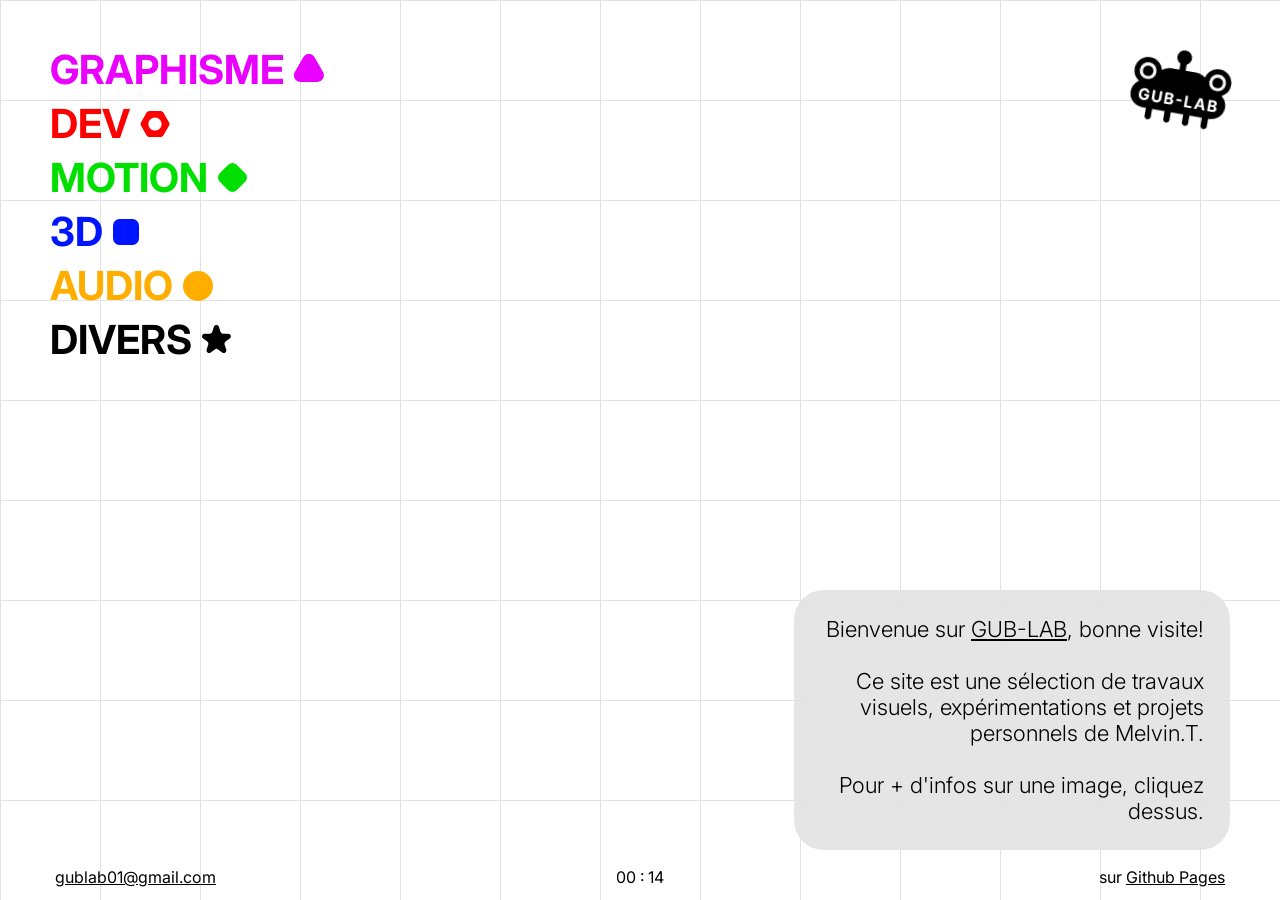
<file: index.html>
<!DOCTYPE html>
<html lang="fr">

<head>
  <meta charset="UTF-8">
  <meta name="viewport" content="width=device-width, initial-scale=1.0">
  <title>GUB-LAB</title>
  <link rel="stylesheet" href="style.css">
  <link rel="icon" type="image/png" href="images/icons/gub.svg">

  <link rel="preconnect" href="https://fonts.googleapis.com">
  <link rel="preconnect" href="https://fonts.gstatic.com" crossorigin>
  <link href="https://fonts.googleapis.com/css2?family=Inter:wght@300;700&display=swap" rel="stylesheet">

  <meta name="description"
    content="GUB-LAB est un portfolio présentant une sélection de travaux visuels, expérimentations et projets personnels.">

  <script src="grab.js" defer></script>
  <script src="heure.js" defer></script>
</head>

<body>
  <header>
    <img id="logo" class="tournable" src="images/icons/logo transparent.svg" alt="Accueil" width="67">
    <nav class="liste">
      <ul>

        <li class="violet anim-texte"><a href="graphisme.html">GRAPHISME</a><img class="tournable"
            src="images/icons/icon graphisme.svg" alt="icon graphisme">
        </li>

        <li class="rouge anim-texte">
          <a href="dev.html">DEV</a><img class="tournable" src="images/icons/icon dev.svg" alt="icon gamedev">
        </li>

        <li class="vert anim-texte"><a href="motion.html">MOTION</a><img class="tournable"
            src="images/icons/icon motion.svg" alt="icon motion">
        </li>

        <li class="bleu anim-texte"><a href="3d.html">3D</a><img class="tournable" src="images/icons/icon 3d.svg"
            alt="icon 3d">
        </li>

        <li class="orange anim-texte">
          <a href="audio.html">AUDIO</a><img class="tournable" src="images/icons/icon audio.svg" alt="icon audio">
        </li>

        <li class="noir anim-texte">
          <a href="divers.html">DIVERS</a><img class="tournable" src="images/icons/icon divers.svg" alt="icon divers">
        </li>
      </ul>
    </nav>
  </header>
  <main>

    <div class="boite-desc" contenteditable="true" spellcheck="false">
      <p id="desc">
        Bienvenue sur <u>GUB-LAB</u>, bonne visite!<br><br>
        Ce site est une sélection de travaux visuels, expérimentations et projets personnels de Melvin.T.<br><br>
        Pour + d'infos sur une image, cliquez dessus.
      </p>

    </div>
  </main>
  <footer>
    <div class="contact">
      <span><a href="mailto:gublab01@gmail.com">gublab01@gmail.com</a></span>
    </div>

    <div id="heure">
      <span id="heures">00</span>
      <span class="points">:</span>
      <span id="minutes">00</span>
    </div>

    <div class="info">
      <span>sur <a href="https://github.com/gub-lab/portfolio">Github Pages</a></span>
    </div>

  </footer>

</body>

</html>
</file>
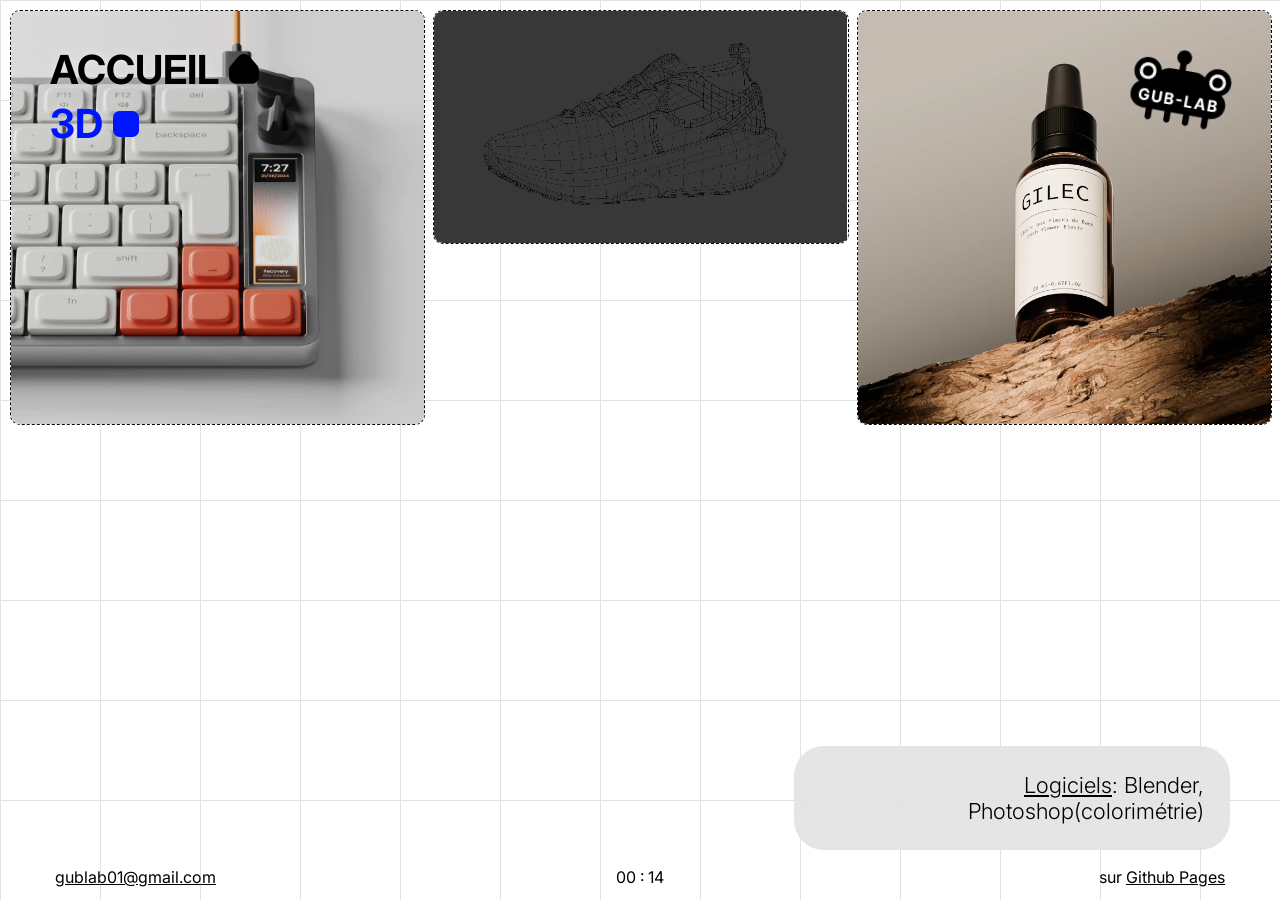
<file: 3d.html>
<!DOCTYPE html>
<html lang="fr">

<head>
  <meta charset="UTF-8">
  <meta name="viewport" content="width=device-width, initial-scale=1.0">
  <title>GUB-LAB</title>
  <link rel="stylesheet" href="style.css">
  <link rel="icon" type="image/png" href="images/icons/gub.svg">

  <link rel="preconnect" href="https://fonts.googleapis.com">
  <link rel="preconnect" href="https://fonts.gstatic.com" crossorigin>
  <link href="https://fonts.googleapis.com/css2?family=Inter:wght@300;700&display=swap" rel="stylesheet">

  <meta name="description"
    content="GUB-LAB est un portfolio artistique présentant une sélection de travaux visuels, expérimentations et projets personnels.">

  <script src="grab.js" defer></script>
  <script src="heure.js" defer></script>
</head>

<body>
  <header>
    <img id="logo" class="tournable" src="images/icons/logo transparent.svg" alt="Accueil" width="67">
    <nav class="liste">
      <ul>
        <li class="noir anim-texte"><a href="/">ACCUEIL</a><img class="tournable"
            src="images/icons/icon accueil.svg" alt="icon accueil">
        </li>
        <li class="bleu anim-texte"><a href="3d.html">3D</a><img class="tournable"
            src="images/icons/icon 3d.svg" alt="icon 3d">
        </li>
      </ul>
    </nav>
  </header>
  <main>
    <div class="galerie">
      <a href="3d/knob.html"><img src="images/knobzoom.webp" alt="projet knob" fetchpriority=high></a>
      <video src="images/mode-nike.webm" autoplay muted loop playsinline></video>
      <a href="3d/gilec.html"><img src="images/gilec1.webp" alt="projet cosmetique gilec"></a>
    </div>
    <div class="boite-desc" contenteditable="true" spellcheck="false">
      <p id="desc">
        <u>Logiciels</u>: Blender, Photoshop(colorimétrie)
      </p>

    </div>


  </main>
  <footer>
    <div class="espace"></div>
    <div class="contact">
      <span><a href="mailto:gublab01@gmail.com">gublab01@gmail.com</a></span>
    </div>

    <div id="heure">
      <span id="heures">00</span>
      <span class="points">:</span>
      <span id="minutes">00</span>
    </div>

    <div class="info">
      <span>sur <a href="https://github.com/gub-lab/portfolio">Github Pages</a></span>
    </div>

  </footer>

</body>

</html>
</file>
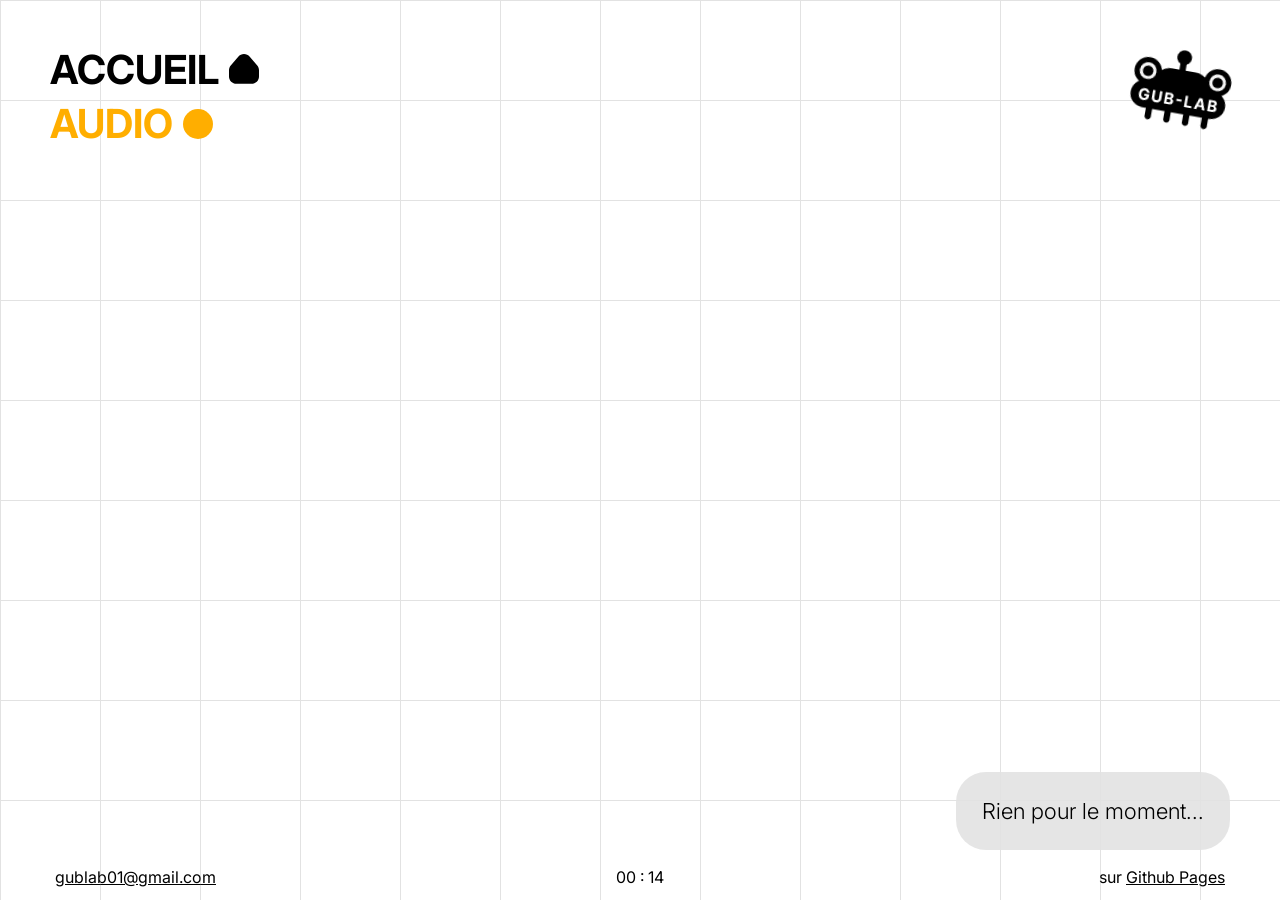
<file: audio.html>
<!DOCTYPE html>
<html lang="fr">

<head>
  <meta charset="UTF-8">
  <meta name="viewport" content="width=device-width, initial-scale=1.0">
  <title>GUB-LAB</title>
  <link rel="stylesheet" href="style.css">
  <link rel="icon" type="image/png" href="images/icons/gub.svg">

  <link rel="preconnect" href="https://fonts.googleapis.com">
  <link rel="preconnect" href="https://fonts.gstatic.com" crossorigin>
  <link href="https://fonts.googleapis.com/css2?family=Inter:wght@300;700&display=swap" rel="stylesheet">

  <meta name="description"
    content="GUB-LAB est un portfolio artistique présentant une sélection de travaux visuels, expérimentations et projets personnels.">

  <script src="grab.js" defer></script>
  <script src="heure.js" defer></script>
</head>

<body>
  <header>
    <img id="logo" class="tournable" src="images/icons/logo transparent.svg" alt="Accueil" width="67">
    <nav class="liste">
      <ul>
        <li class="noir anim-texte"><a href="/">ACCUEIL</a><img class="tournable"
            src="images/icons/icon accueil.svg" alt="icon accueil">
        </li>
        <li class="orange anim-texte">AUDIO<img class="tournable"
            src="images/icons/icon audio.svg" alt="icon audio">
        </li>
      </ul>
    </nav>
  </header>
  <main>
    

    <div class="boite-desc" contenteditable="true" spellcheck="false">
      <p id="desc">
        Rien pour le moment...
      </p>

    </div>


  </main>
  <footer>

    <div class="contact">
      <span><a href="mailto:gublab01@gmail.com">gublab01@gmail.com</a></span>
    </div>

    <div id="heure">
      <span id="heures">00</span>
      <span class="points">:</span>
      <span id="minutes">00</span>
    </div>

    <div class="info">
      <span>sur <a href="https://github.com/gub-lab/portfolio">Github Pages</a></span>
    </div>

  </footer>

</body>

</html>
</file>
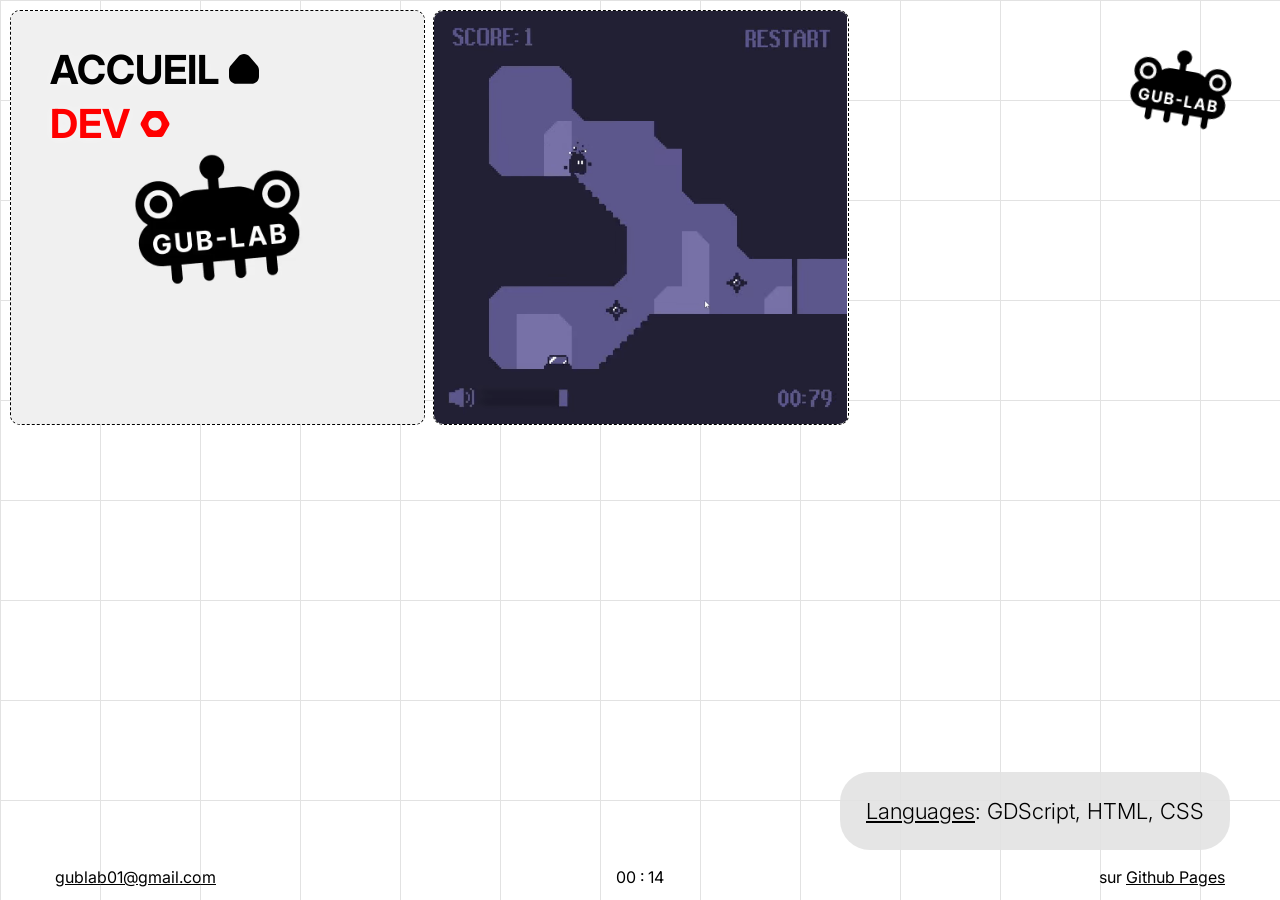
<file: dev.html>
<!DOCTYPE html>
<html lang="fr">

<head>
  <meta charset="UTF-8">
  <meta name="viewport" content="width=device-width, initial-scale=1.0">
  <title>GUB-LAB</title>
  <link rel="stylesheet" href="style.css">
  <link rel="icon" type="image/png" href="images/icons/gub.svg">

  <link rel="preconnect" href="https://fonts.googleapis.com">
  <link rel="preconnect" href="https://fonts.gstatic.com" crossorigin>
  <link href="https://fonts.googleapis.com/css2?family=Inter:wght@300;700&display=swap" rel="stylesheet">

  <meta name="description"
    content="GUB-LAB est un portfolio artistique présentant une sélection de travaux visuels, expérimentations et projets personnels.">

  <script src="grab.js" defer></script>
  <script src="heure.js" defer></script>
</head>

<body>
  <header>
    <img id="logo" class="tournable" src="images/icons/logo transparent.svg" alt="Accueil" width="67">
    <nav class="liste">
      <ul>
        <li class="noir anim-texte"><a href="/">ACCUEIL</a><img class="tournable" src="images/icons/icon accueil.svg"
            alt="icon accueil">
        </li>
        <li class="rouge anim-texte"><a href="dev.html">DEV</a><img class="tournable" src="images/icons/icon dev.svg"
            alt="icon gamedev">
        </li>
      </ul>
    </nav>
  </header>
  <main>
    <div class="galerie">
      <a href="https://github.com/gub-lab/portfolio"><img src="images/site.webp" alt="Image site gub-lab" fetchpriority=high></a>
      <a href="https://gub-lab.itch.io/gub"><video src="images/gub.webm" autoplay muted loop playsinline alt="Video demo jeu gub"></a>
    </div>

    <div class="boite-desc" spellcheck="false">
      <p id="desc">
        <u>Languages</u>: GDScript, HTML, CSS
      </p>

    </div>


  </main>
  <footer>
    <div class="espace"></div>
    <div class="contact">
      <span><a href="mailto:gublab01@gmail.com">gublab01@gmail.com</a></span>
    </div>

    <div id="heure">
      <span id="heures">00</span>
      <span class="points">:</span>
      <span id="minutes">00</span>
    </div>

    <div class="info">
      <span>sur <a href="https://github.com/gub-lab/portfolio">Github Pages</a></span>
    </div>

  </footer>

</body>

</html>
</file>
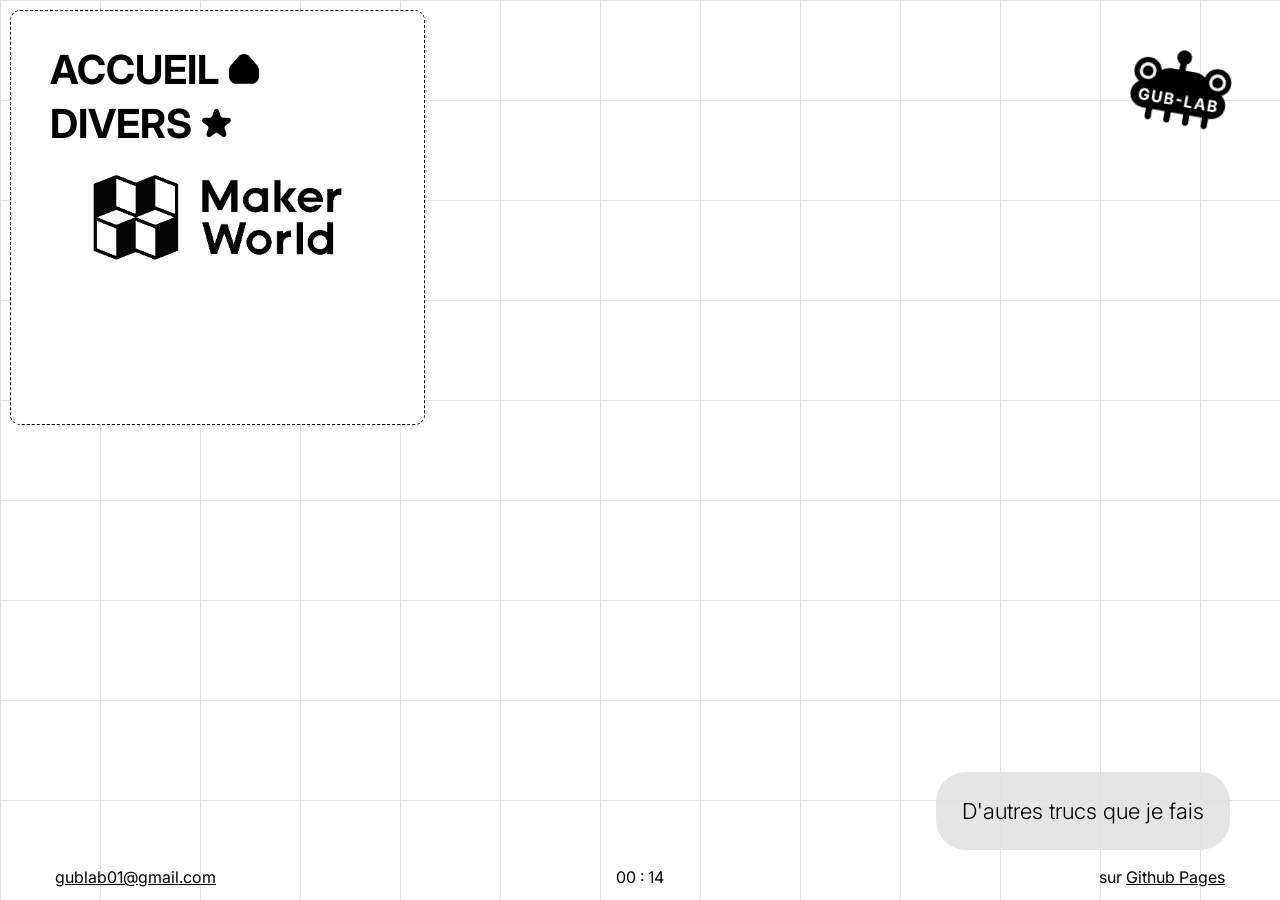
<file: divers.html>
<!DOCTYPE html>
<html lang="fr">

<head>
  <meta charset="UTF-8">
  <meta name="viewport" content="width=device-width, initial-scale=1.0">
  <title>GUB-LAB</title>
  <link rel="stylesheet" href="style.css">
  <link rel="icon" type="image/png" href="images/icons/gub.svg">

  <link rel="preconnect" href="https://fonts.googleapis.com">
  <link rel="preconnect" href="https://fonts.gstatic.com" crossorigin>
  <link href="https://fonts.googleapis.com/css2?family=Inter:wght@300;700&display=swap" rel="stylesheet">

  <meta name="description"
    content="GUB-LAB est un portfolio artistique présentant une sélection de travaux visuels, expérimentations et projets personnels.">

  <script src="grab.js" defer></script>
  <script src="heure.js" defer></script>
</head>

<body>
  <header>
    <img id="logo" class="tournable" src="images/icons/logo transparent.svg" alt="Accueil" width="67">
    <nav class="liste">
      <ul>
        <li class="noir anim-texte"><a href="/">ACCUEIL</a><img class="tournable"
            src="images/icons/icon accueil.svg" alt="icon accueil">
        </li>
        <li class="noir anim-texte">DIVERS<img class="tournable"
            src="images/icons/icon divers.svg" alt="icon divers">
        </li>
      </ul>
    </nav>
  </header>
  <main>
    <div class="galerie">
      <a href="https://makerworld.com/en/@melvion"><img src="images/makerworld.webp" alt="Image lien makerworld" fetchpriority=high></a>
    </div>

    <div class="boite-desc" spellcheck="false">
      <p id="desc">
        D'autres trucs que je fais
      </p>

    </div>


  </main>
  <footer>
    <div class="espace"></div>
    <div class="contact">
      <span><a href="mailto:gublab01@gmail.com">gublab01@gmail.com</a></span>
    </div>

    <div id="heure">
      <span id="heures">00</span>
      <span class="points">:</span>
      <span id="minutes">00</span>
    </div>

    <div class="info">
      <span>sur <a href="https://github.com/gub-lab/portfolio">Github Pages</a></span>
    </div>

  </footer>

</body>

</html>
</file>
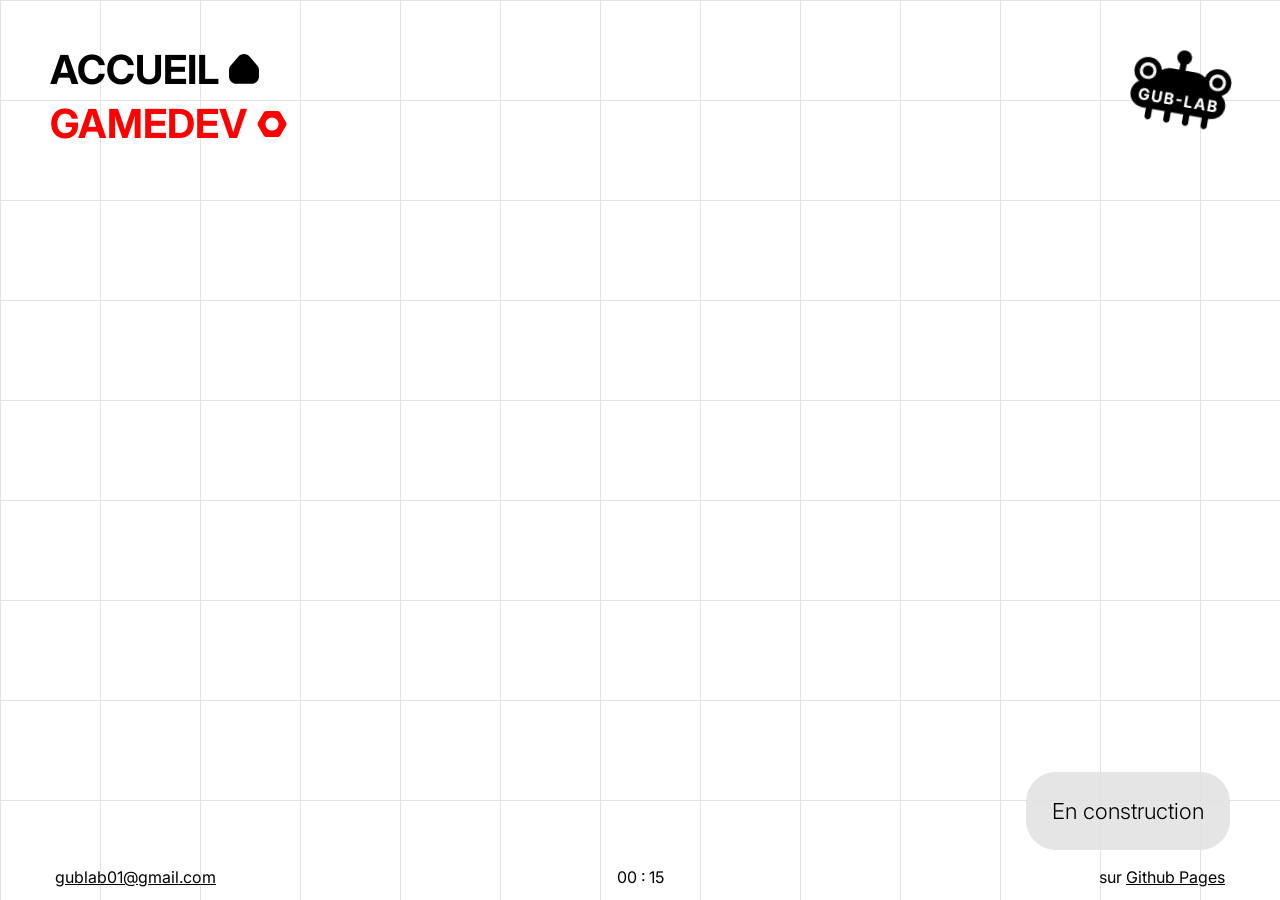
<file: gamedev.html>
<!DOCTYPE html>
<html lang="fr">

<head>
  <meta charset="UTF-8">
  <meta name="viewport" content="width=device-width, initial-scale=1.0">
  <title>GUB-LAB</title>
  <link rel="stylesheet" href="style.css">
  <link rel="icon" type="image/png" href="images/icons/gub.svg">

  <link rel="preconnect" href="https://fonts.googleapis.com">
  <link rel="preconnect" href="https://fonts.gstatic.com" crossorigin>
  <link href="https://fonts.googleapis.com/css2?family=Inter:wght@300;700&display=swap" rel="stylesheet">

  <meta name="description"
    content="GUB-LAB est un portfolio artistique présentant une sélection de travaux visuels, expérimentations et projets personnels.">

  <script src="grab.js" defer></script>
  <script src="heure.js" defer></script>
</head>

<body>
  <header>
    <img id="logo" class="tournable" src="images/icons/logo transparent.svg" alt="Accueil" width="67">
    <nav class="liste">
      <ul>
        <li class="noir anim-texte"><a href="/">ACCUEIL</a><img class="tournable" src="images/icons/icon accueil.svg"
            alt="icon accueil">
        </li>
        <li class="rouge anim-texte"><a href="gamedev.html">GAMEDEV</a><img class="tournable" src="images/icons/icon gamedev.svg"
            alt="icon gamedev">
        </li>
      </ul>
    </nav>
  </header>
  <main>
    

    <div class="boite-desc" contenteditable="true" spellcheck="false">
      <p id="desc">
        En construction
      </p>

    </div>


  </main>
  <footer>

    <div class="contact">
      <span><a href="mailto:gublab01@gmail.com">gublab01@gmail.com</a></span>
    </div>

    <div id="heure">
      <span id="heures">00</span>
      <span class="points">:</span>
      <span id="minutes">00</span>
    </div>

    <div class="info">
      <span>sur <a href="https://github.com/gub-lab/portfolio">Github Pages</a></span>
    </div>

  </footer>

</body>

</html>
</file>
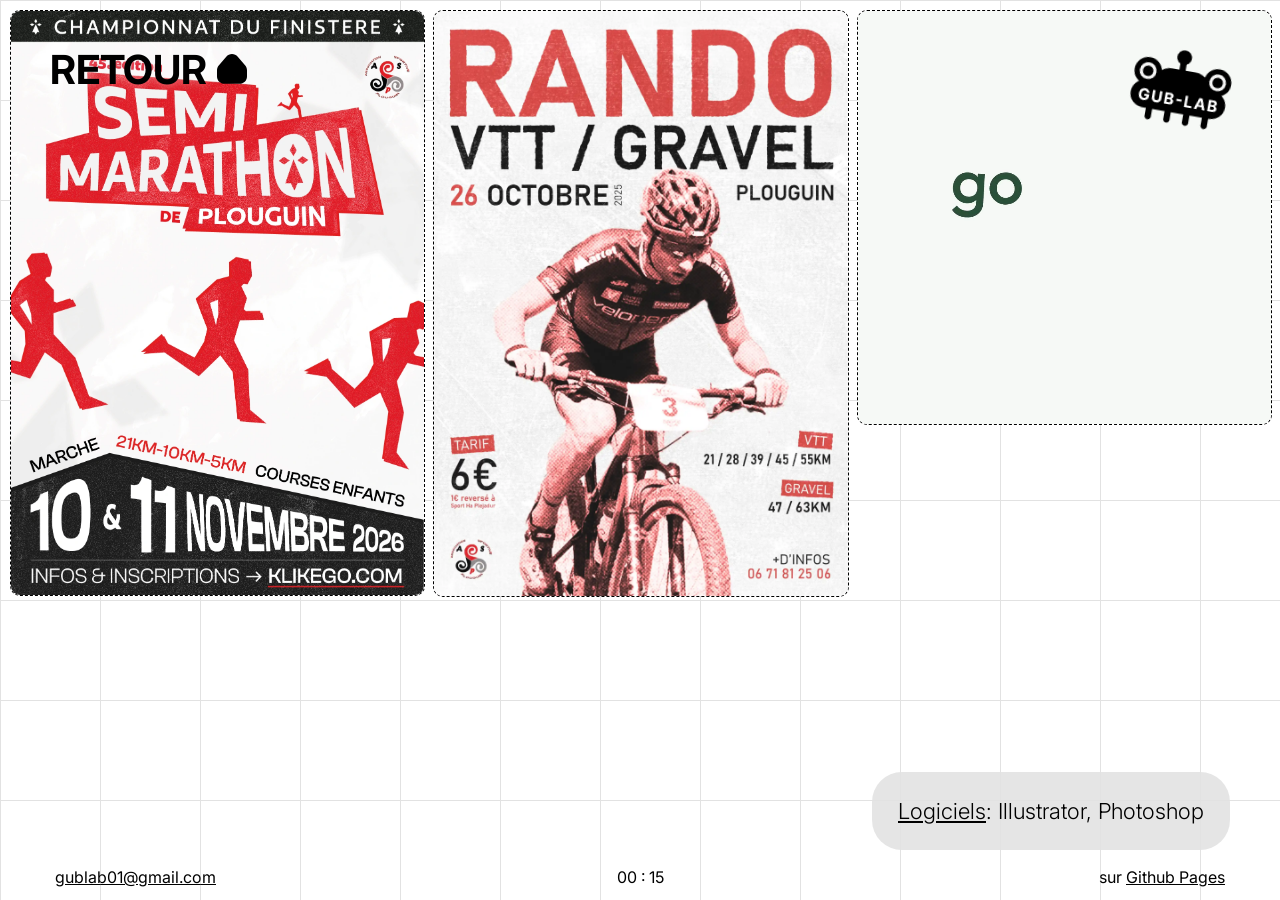
<file: graphisme.html>
<!DOCTYPE html>
<html lang="fr">

<head>
  <meta charset="UTF-8">
  <meta name="viewport" content="width=device-width, initial-scale=1.0">
  <title>GUB-LAB</title>
  <link rel="stylesheet" href="style.css">
  <link rel="icon" type="image/png" href="images/icons/gub.svg">

  <link rel="preconnect" href="https://fonts.googleapis.com">
  <link rel="preconnect" href="https://fonts.gstatic.com" crossorigin>
  <link href="https://fonts.googleapis.com/css2?family=Inter:wght@300;700&display=swap" rel="stylesheet">

  <meta name="description"
    content="GUB-LAB est un portfolio présentant une sélection de travaux visuels, expérimentations et projets personnels.">

  <script src="grab.js" defer></script>
  <script src="heure.js" defer></script>
</head>

<body>
  <header>
    <img id="logo" class="tournable" src="images/icons/logo transparent.svg" alt="Accueil" width="67">
    <nav class="liste">
      <ul>
        <li class="noir anim-texte"><a href="/">RETOUR</a><img class="tournable" src="images/icons/icon accueil.svg"
            alt="icon accueil">
        </li>

      </ul>
    </nav>
  </header>
  <main>
    <div class="galerie">
      <a href="graphisme/semi-marathon-de-plouguin.html"><img src="images/affiche-semi.webp" alt="Affiche semi marathon" fetchpriority=high></a>
      <img src="images/affiche-rando.webp" alt="Affiche rando vtt">
      <a href="graphisme/gobelin-gobelin.html"><video src="images/gobelin.webm" autoplay muted loop playsinline></video></a>
    </div>

    <div class="boite-desc" contenteditable="true" spellcheck="false">
      <p>
        <u>Logiciels</u>: Illustrator, Photoshop
      </p>

    </div>


  </main>
  
  <footer>
    <div class="espace"></div>
    <div class="contact">
      <span><a href="mailto:gublab01@gmail.com">gublab01@gmail.com</a></span>
    </div>

    <div id="heure">
      <span id="heures">00</span>
      <span class="points">:</span>
      <span id="minutes">00</span>
    </div>

    <div class="info">
      <span>sur <a href="https://github.com/gub-lab/portfolio">Github Pages</a></span>
    </div>

  </footer>

</body>

</html>
</file>
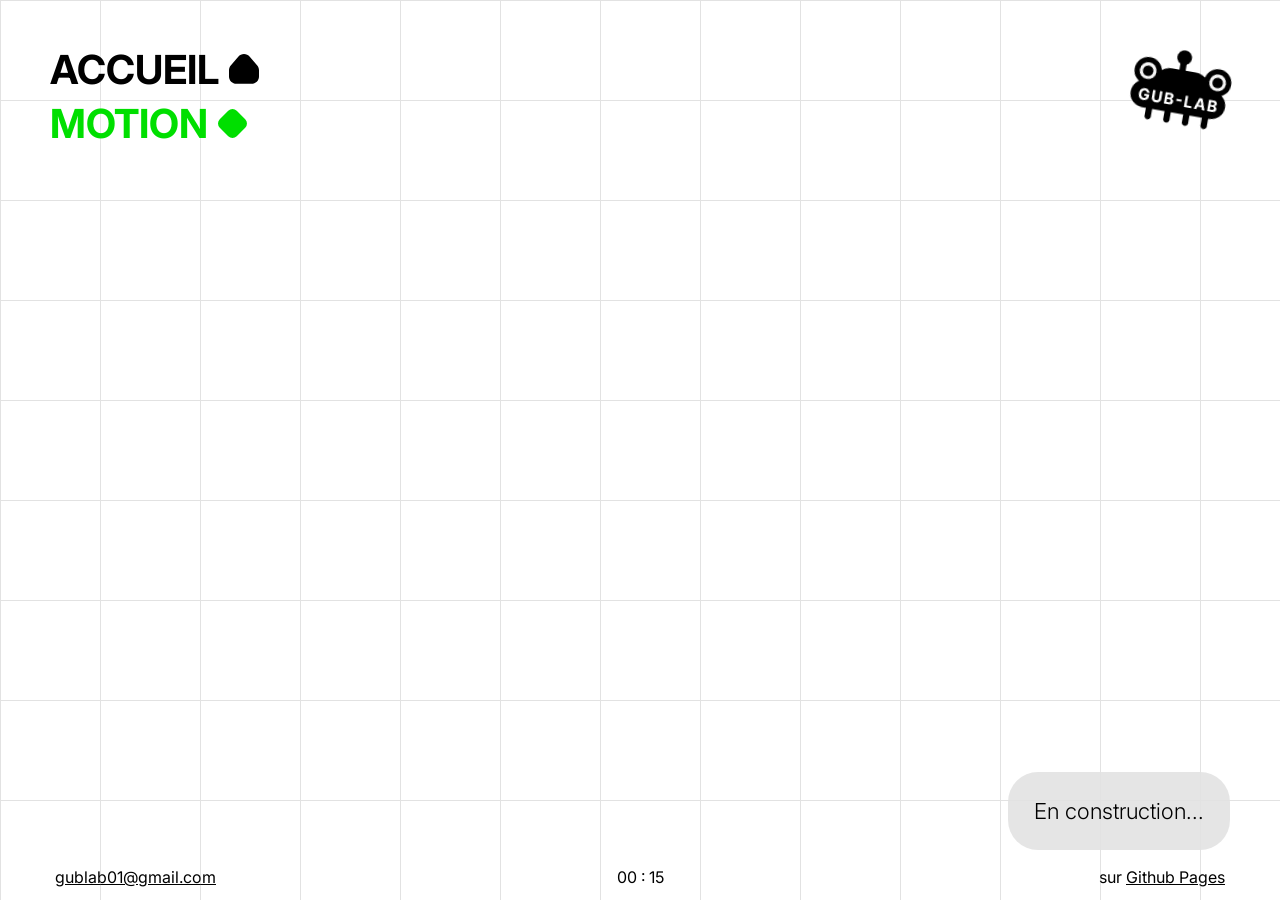
<file: motion.html>
<!DOCTYPE html>
<html lang="fr">

<head>
  <meta charset="UTF-8">
  <meta name="viewport" content="width=device-width, initial-scale=1.0">
  <title>GUB-LAB</title>
  <link rel="stylesheet" href="style.css">
  <link rel="icon" type="image/png" href="images/icons/gub.svg">

  <link rel="preconnect" href="https://fonts.googleapis.com">
  <link rel="preconnect" href="https://fonts.gstatic.com" crossorigin>
  <link href="https://fonts.googleapis.com/css2?family=Inter:wght@300;700&display=swap" rel="stylesheet">

  <meta name="description"
    content="GUB-LAB est un portfolio artistique présentant une sélection de travaux visuels, expérimentations et projets personnels.">

  <script src="grab.js" defer></script>
  <script src="heure.js" defer></script>
</head>

<body>
  <header>
    <img id="logo" class="tournable" src="images/icons/logo transparent.svg" alt="Accueil" width="67">
    <nav class="liste">
      <ul>
        <li class="noir anim-texte"><a href="/">ACCUEIL</a><img class="tournable"
            src="images/icons/icon accueil.svg" alt="icon accueil">
        </li>
        <li class="vert anim-texte"><a href="3d.html">MOTION</a><img class="tournable"
            src="images/icons/icon motion.svg" alt="icon motion">
        </li>
      </ul>
    </nav>
  </header>
  <main>
    

    <div class="boite-desc" contenteditable="true" spellcheck="false">
      <p id="desc">
        En construction...
      </p>

    </div>


  </main>
  <footer>
    <div class="espace"></div>
    <div class="contact">
      <span><a href="mailto:gublab01@gmail.com">gublab01@gmail.com</a></span>
    </div>

    <div id="heure">
      <span id="heures">00</span>
      <span class="points">:</span>
      <span id="minutes">00</span>
    </div>

    <div class="info">
      <span>sur <a href="https://github.com/gub-lab/portfolio">Github Pages</a></span>
    </div>

  </footer>

</body>

</html>
</file>
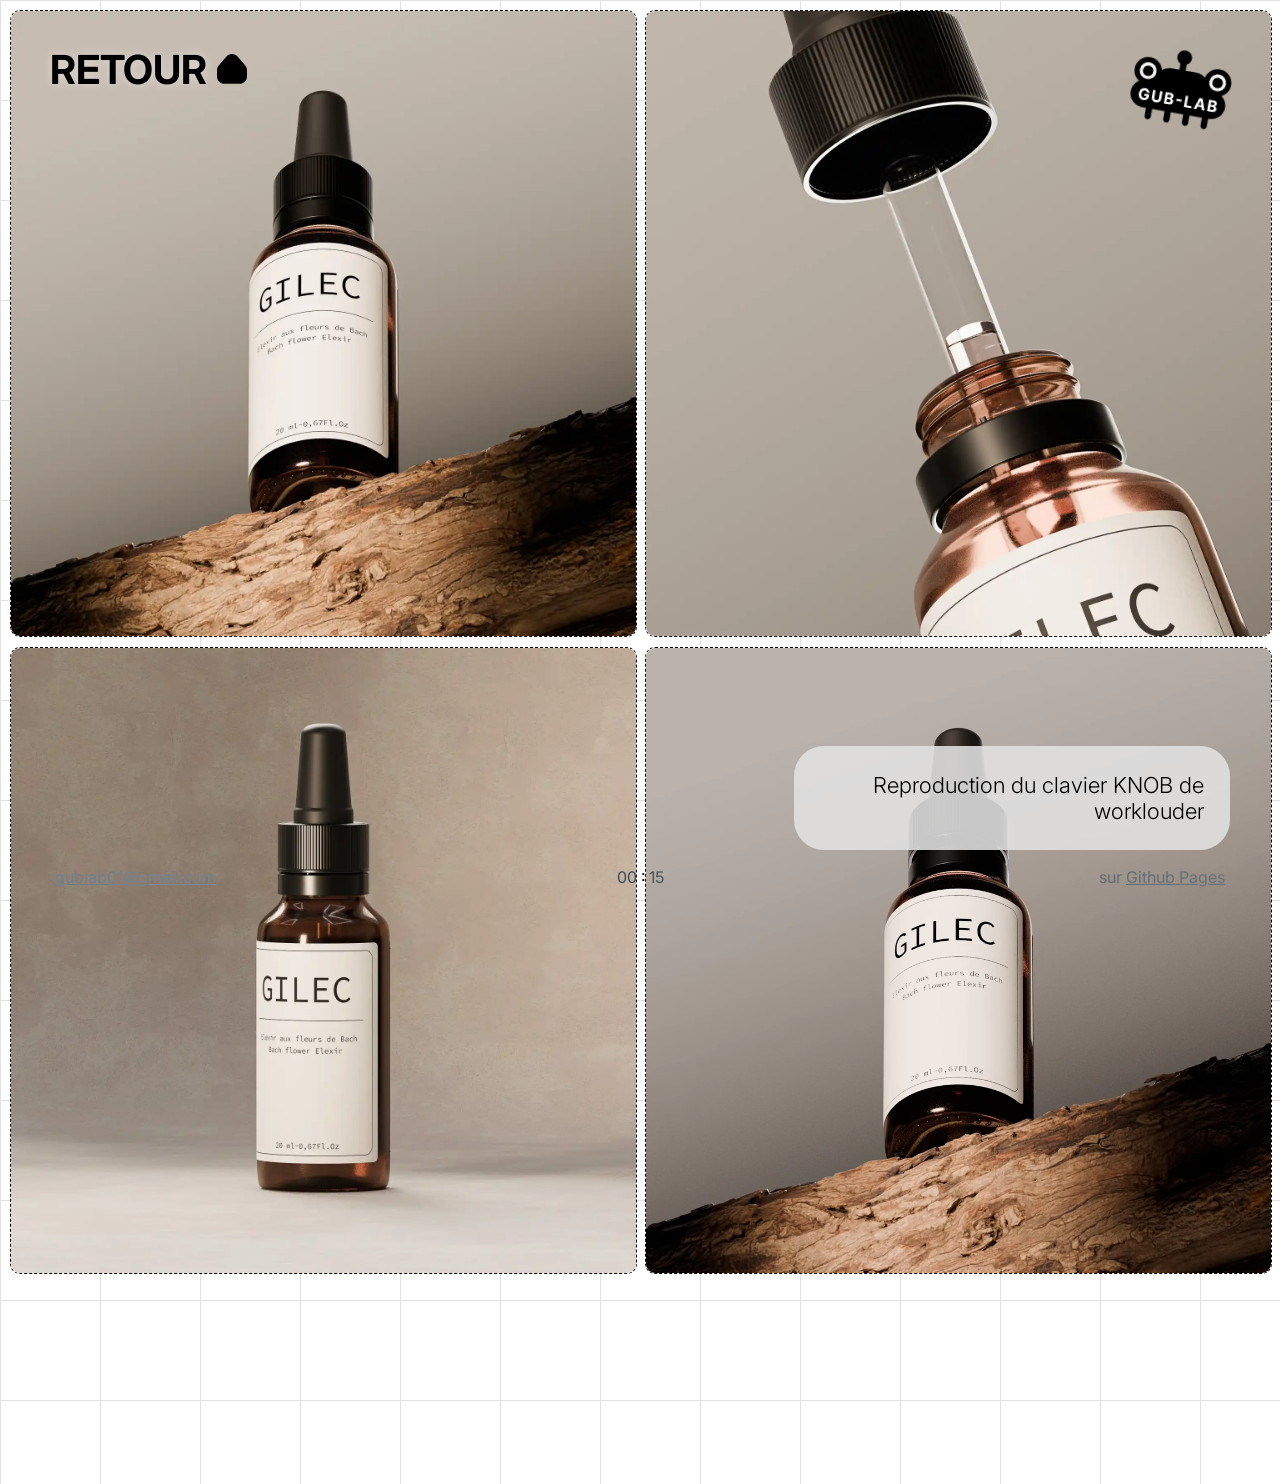
<file: 3d/gilec.html>
<!DOCTYPE html>
<html lang="fr">

<head>
  <meta charset="UTF-8">
  <meta name="viewport" content="width=device-width, initial-scale=1.0">
  <title>GUB-LAB</title>
  <link rel="stylesheet" href="../style.css">
  <link rel="icon" type="image/png" href="../images/icons/gub.svg">
  <link rel="preconnect" href="https://fonts.googleapis.com">
  <link rel="preconnect" href="https://fonts.gstatic.com" crossorigin>
  <link href="https://fonts.googleapis.com/css2?family=Inter:wght@300;700&display=swap" rel="stylesheet">

  <meta name="description"
    content="GUB-LAB est un portfolio présentant une sélection de travaux visuels, expérimentations et projets personnels.">

  <script src="../grab.js" defer></script>
  <script src="../heure.js" defer></script>
</head>

<body>
  <header>
    <img id="logo" class="tournable" src="../images/icons/logo transparent.svg" alt="Accueil" width="67">
    <nav class="liste">
      <ul>
        <li class="noir anim-texte"><a href="../3d.html">RETOUR</a><img class="tournable"
            src="../images/icons/icon accueil.svg" alt="icon accueil">
        </li>
      </ul>
    </nav>
  </header>
  <main>
    <div class="galerie2">
      <img src="../images/gilec1.webp" alt="image cosmetique 1">
      <img src="../images/gilec2.webp" alt="image cosmetique 2">
      <img src="../images/gilec3.webp" alt="image cosmetique 3">
      <video src="../images/video-gilec.webm" autoplay muted loop playsinline alt="video cosmetique"></video>
    </div>
    
    
    

    <div class="boite-desc" contenteditable="true" spellcheck="false">
      <p>
        Reproduction du clavier KNOB de worklouder
      </p>

    </div>


  </main>
  <footer>
    <div class="espace"></div>
    <div class="contact">
      <span><a href="mailto:gublab01@gmail.com">gublab01@gmail.com</a></span>
    </div>

    <div id="heure">
      <span id="heures">00</span>
      <span class="points">:</span>
      <span id="minutes">00</span>
    </div>

    <div class="info">
      <span>sur <a href="https://github.com/gub-lab/portfolio">Github Pages</a></span>
    </div>

  </footer>

</body>

</html>
</file>
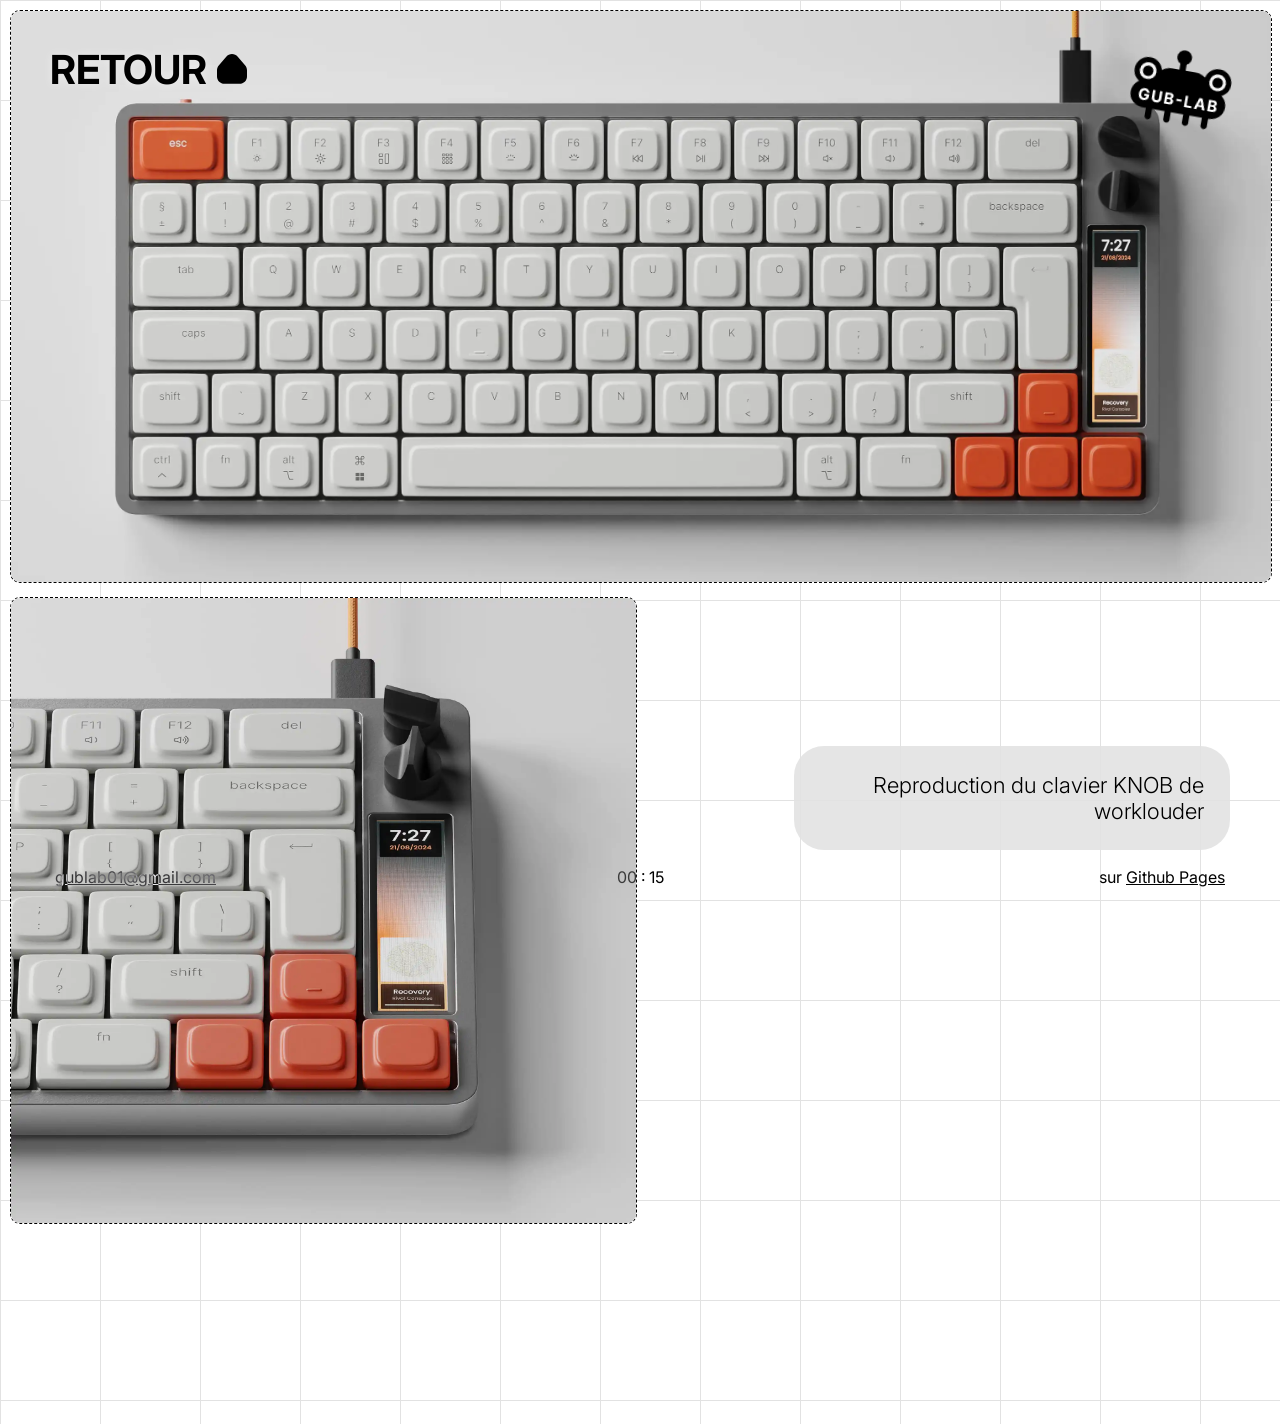
<file: 3d/knob.html>
<!DOCTYPE html>
<html lang="fr">

<head>
  <meta charset="UTF-8">
  <meta name="viewport" content="width=device-width, initial-scale=1.0">
  <title>GUB-LAB</title>
  <link rel="stylesheet" href="../style.css">
  <link rel="icon" type="image/png" href="../images/icons/gub.svg">
  <link rel="preconnect" href="https://fonts.googleapis.com">
  <link rel="preconnect" href="https://fonts.gstatic.com" crossorigin>
  <link href="https://fonts.googleapis.com/css2?family=Inter:wght@300;700&display=swap" rel="stylesheet">

  <meta name="description"
    content="GUB-LAB est un portfolio présentant une sélection de travaux visuels, expérimentations et projets personnels.">

  <script src="../grab.js" defer></script>
  <script src="../heure.js" defer></script>
</head>

<body>
  <header>
    <img id="logo" class="tournable" src="../images/icons/logo transparent.svg" alt="Accueil" width="67">
    <nav class="liste">
      <ul>
        <li class="noir anim-texte"><a href="../3d.html">RETOUR</a><img class="tournable"
            src="../images/icons/icon accueil.svg" alt="icon accueil">
        </li>
      </ul>
    </nav>
  </header>
  <main>
    <div class="img-wide">
      <img src="../images/wide-knob.webp" alt="image knob large">
    </div>
    <div class="galerie2">
      <img src="../images/knobzoom.webp" alt="image knob">
    </div>
    
    
    

    <div class="boite-desc" contenteditable="true" spellcheck="false">
      <p>
        Reproduction du clavier KNOB de worklouder
      </p>

    </div>


  </main>
  <footer>
    <div class="espace"></div>
    <div class="contact">
      <span><a href="mailto:gublab01@gmail.com">gublab01@gmail.com</a></span>
    </div>

    <div id="heure">
      <span id="heures">00</span>
      <span class="points">:</span>
      <span id="minutes">00</span>
    </div>

    <div class="info">
      <span>sur <a href="https://github.com/gub-lab/portfolio">Github Pages</a></span>
    </div>

  </footer>

</body>

</html>
</file>
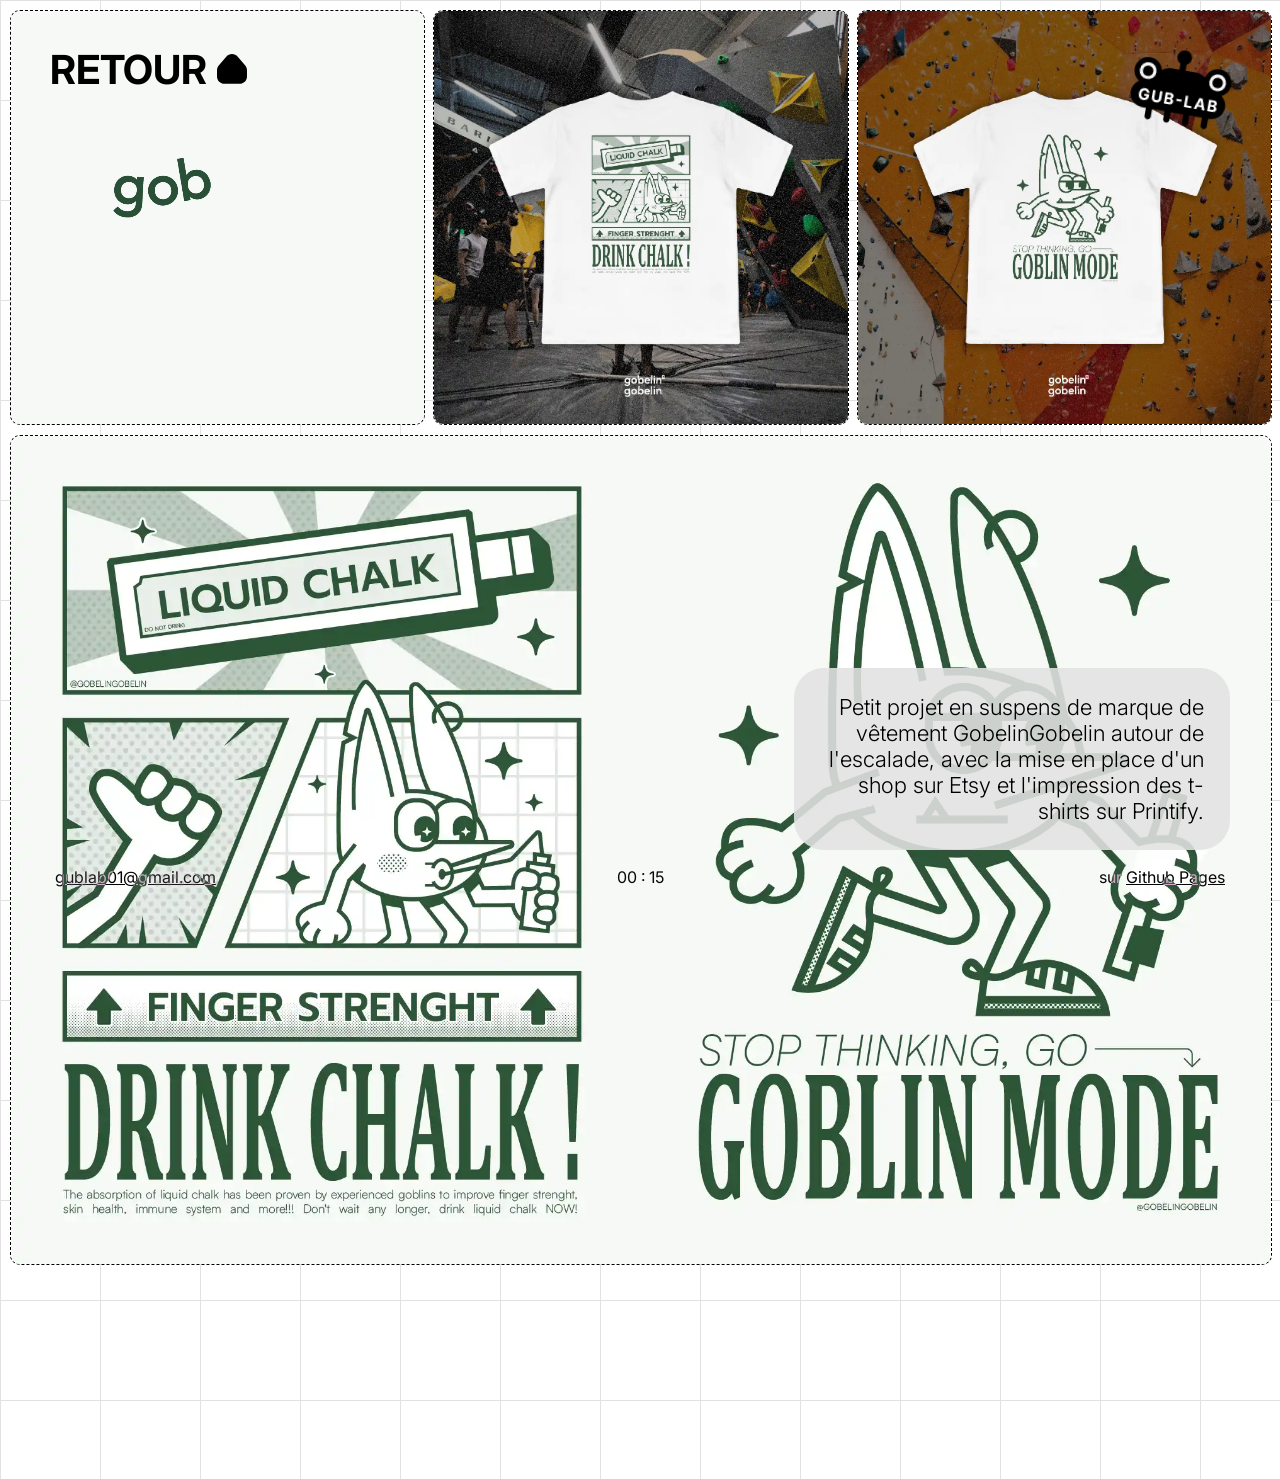
<file: graphisme/gobelin-gobelin.html>
<!DOCTYPE html>
<html lang="fr">

<head>
  <meta charset="UTF-8">
  <meta name="viewport" content="width=device-width, initial-scale=1.0">
  <title>GUB-LAB</title>
  <link rel="stylesheet" href="../style.css">
  <link rel="icon" type="image/png" href="../images/icons/gub.svg">
  <link rel="preconnect" href="https://fonts.googleapis.com">
  <link rel="preconnect" href="https://fonts.gstatic.com" crossorigin>
  <link href="https://fonts.googleapis.com/css2?family=Inter:wght@300;700&display=swap" rel="stylesheet">

  <meta name="description"
    content="GUB-LAB est un portfolio présentant une sélection de travaux visuels, expérimentations et projets personnels.">

  <script src="../grab.js" defer></script>
  <script src="../heure.js" defer></script>
</head>

<body>
  <header>
    <img id="logo" class="tournable" src="../images/icons/logo transparent.svg" alt="Accueil" width="67">
    <nav class="liste">
      <ul>
        <li class="noir anim-texte"><a href="../graphisme.html">RETOUR</a><img class="tournable"
            src="../images/icons/icon accueil.svg" alt="icon accueil">
        </li>
      </ul>
    </nav>
  </header>
  <main>
    <div class="galerie">
      <video src="../images/anim-logo-gobelin.webm" autoplay muted loop playsinline
        alt="animation logo gobelin"></video>
      <img src="../images/tshirt1-gobelin.webp" alt="tshirt 1 gobelin">
      <img src="../images/tshirt2-gobelin.webp" alt="tshirt 2 gobelin">
    </div>
    <div class="img-wide">
      <img src="../images/design-gobelin.webp" alt="design tshirts gobelin">
    </div>

    <div class="boite-desc" contenteditable="true" spellcheck="false">
      <p>
        Petit projet en suspens de marque de vêtement GobelinGobelin autour de l'escalade, avec la mise en place d'un
        shop sur Etsy et l'impression des t-shirts sur Printify.
      </p>

    </div>


  </main>
  <footer>
    <div class="espace"></div>
    <div class="contact">
      <span><a href="mailto:gublab01@gmail.com">gublab01@gmail.com</a></span>
    </div>

    <div id="heure">
      <span id="heures">00</span>
      <span class="points">:</span>
      <span id="minutes">00</span>
    </div>

    <div class="info">
      <span>sur <a href="https://github.com/gub-lab/portfolio">Github Pages</a></span>
    </div>

  </footer>

</body>

</html>
</file>
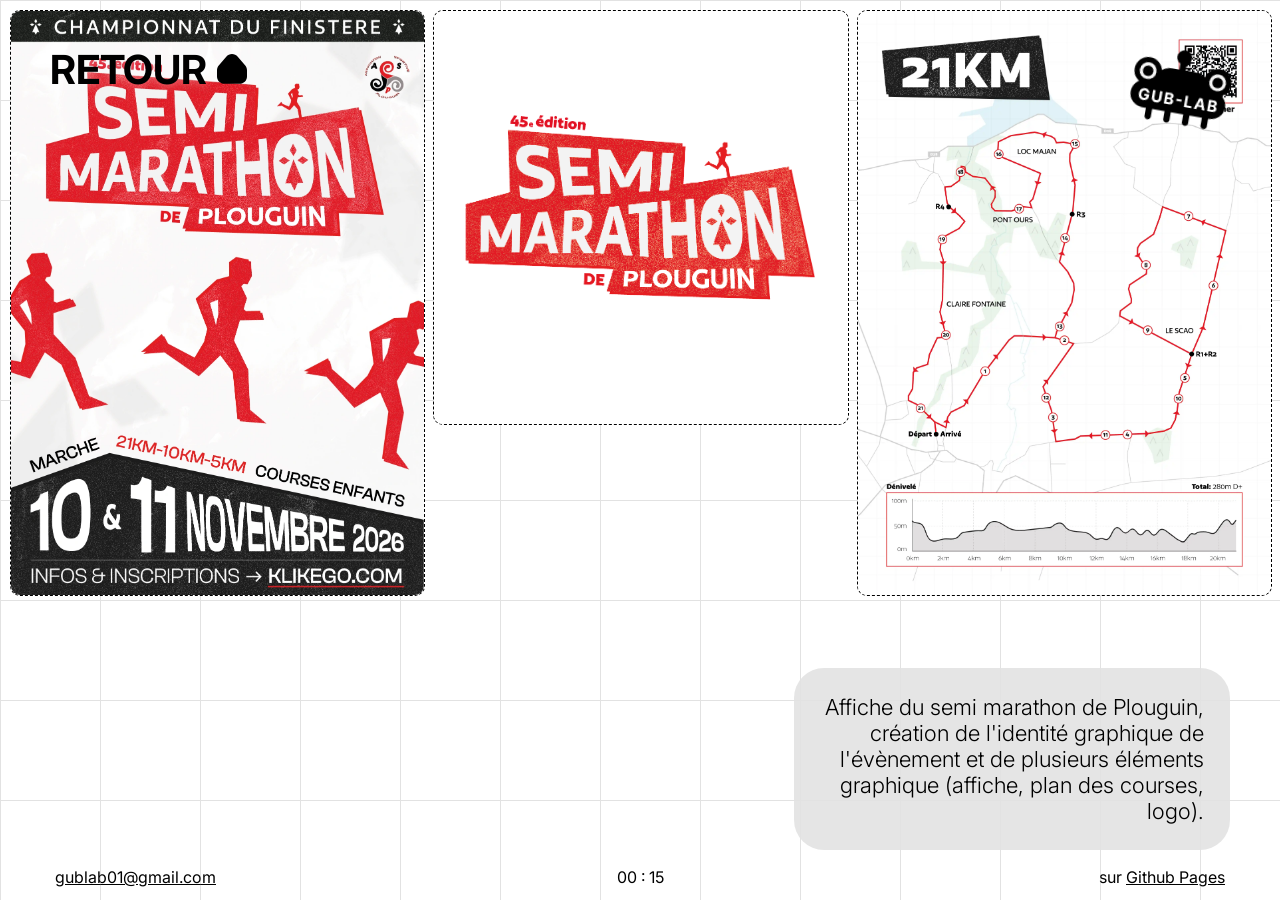
<file: graphisme/semi-marathon-de-plouguin.html>
<!DOCTYPE html>
<html lang="fr">

<head>
  <meta charset="UTF-8">
  <meta name="viewport" content="width=device-width, initial-scale=1.0">
  <title>GUB-LAB</title>
  <link rel="stylesheet" href="../style.css">
  <link rel="icon" type="image/png" href="../images/icons/gub.svg">
  <link rel="preconnect" href="https://fonts.googleapis.com">
  <link rel="preconnect" href="https://fonts.gstatic.com" crossorigin>
  <link href="https://fonts.googleapis.com/css2?family=Inter:wght@300;700&display=swap" rel="stylesheet">

  <meta name="description"
    content="GUB-LAB est un portfolio présentant une sélection de travaux visuels, expérimentations et projets personnels.">

  <script src="../grab.js" defer></script>
  <script src="../heure.js" defer></script>
</head>

<body>
  <header>
    <img id="logo" class="tournable" src="../images/icons/logo transparent.svg" alt="Accueil" width="67">
    <nav class="liste">
      <ul>
        <li class="noir anim-texte"><a href="../graphisme.html">RETOUR</a><img class="tournable" src="../images/icons/icon accueil.svg"
            alt="icon accueil">
        </li>
      </ul>
    </nav>
  </header>
  <main>
    <div class="galerie">
      <img src="../images/affiche-semi.webp" alt="Affiche semi marathon"fetchpriority=high>
      <img src="../images/logo-semi.webp" alt="Logo semi marathon">
      <img src="../images/plan-semi.webp" alt="plan semi marathon">
    </div>

    <div class="boite-desc" contenteditable="true" spellcheck="false">
      <p>
        Affiche du semi marathon de Plouguin, création de l'identité graphique de l'évènement et de plusieurs éléments
        graphique (affiche, plan des courses, logo).
      </p>

    </div>


  </main>
  <footer>

    <div class="contact">
      <span><a href="mailto:gublab01@gmail.com">gublab01@gmail.com</a></span>
    </div>

    <div id="heure">
      <span id="heures">00</span>
      <span class="points">:</span>
      <span id="minutes">00</span>
    </div>

    <div class="info">
      <span>sur <a href="https://github.com/gub-lab/portfolio">Github Pages</a></span>
    </div>

  </footer>

</body>

</html>
</file>
<file: style.css>
a {
  color: inherit;
  text-decoration: none;

}

body {
  margin: 0;
  padding: 0;

  font-family: "Inter", sans-serif;

  cursor: crosshair;

  background-color: #ffffff;
  background-image:
    linear-gradient(#e2e2e2 1px, transparent 1px),
    linear-gradient(90deg, #e2e2e2 1px, transparent 1px);
  background-size: 100px 100px;

}


#logo {
  position: fixed;
  cursor: grab;
  right: 50px;
  top: 50px;
  rotate: 10deg;
  width: 100px;

  animation: rotation 10s linear infinite;
  z-index: 100;
}

@keyframes rotation {
  from {
    rotate: 0deg;
  }

  to {
    rotate: 360deg;
  }
}

#logo:active {
  cursor: grabbing;
}

main {
  margin: 10px;
}

.galerie {
  columns: 3;
  column-gap: 10px;
}

.galerie img {
  border-radius: 10px;

  border-style:dashed;
  border-width: 1px;

  width: 100%;
  display: block;
  margin-bottom: 10px;
}

.galerie video {
  border-radius: 10px;

  border-style:dashed;
  border-width: 1px;

  width: 100%;
  display: block;
  margin-bottom: 10px;
}

.img-wide img{
  max-width: 100%;
  height: auto;

  border-radius: 10px;
  border-style:dashed;
  border-width: 1px;
  margin-bottom: 10px;
}

.galerie img:hover{border-style: solid;}

.galerie video:hover{border-style: solid;}

.img-wide img:hover{border-style: solid;}

.galerie2 {
  columns: 2;
  column-gap: 10px;
}

.galerie2 img {
  border-radius: 10px;

  border-style:dashed;
  border-width: 1px;

  width: 100%;
  display: block;
  margin-bottom: 10px;
}

.galerie2 video {
  border-radius: 10px;

  border-style:dashed;
  border-width: 1px;

  width: 100%;
  display: block;
  margin-bottom: 10px;
}

.galerie2 img:hover{border-style: solid;}

.galerie2 video:hover{border-style: solid;}

.boite-desc {
  position: fixed;
  bottom: 50px;
  right: 50px;

  max-width: 30%;

  padding: 26px;
  border-radius: 30px;

  background-color: #e2e2e2e1;
  outline: none;

  font-weight: 300;
  text-align: right;

  cursor: text;
}

.boite-desc p {
  font-size: 22px;

  margin: 0;
  padding: 0;
}

.liste {
  list-style: none;
  position: fixed;

  top: 40px;
  left: 50px;

  font-size: 40px;
  font-weight: 700;
  z-index: 100;
}

.liste ul {
  padding: 0;
  margin: 0;
}

.liste li {
  display: flex;
  gap: 10px;
  padding-top: 5px;
  text-shadow: 0px 0px 10px rgba(255, 255, 255, 0.5);
  align-items: center;
}

li img {
  width: 30px;
}

.anim-texte {
  transition: transform 0.2s ease-in-out;
}

.anim-texte:hover {
  transform: translateX(10px);
}

.violet {
  color: #EA00FF;
}

.rouge {
  color: #FF0000;
}

.bleu {
  color: #0015FF;
}

.bleu img { width: 26px;}

.noir {
  color: #000000;
}

.vert {
  color: #00df00;
}

.orange {
  color: #ffae00;
}


footer {
  color: white;
  font-size: 16px;
  mix-blend-mode: difference;
}

footer a {
  cursor: help;
}

.espace {
  margin: 200px;
} 

.contact {
  position: fixed;
  left: 55px;
  bottom: 13px;
  text-decoration: underline;
}

.info {
  position: fixed;
  right: 55px;
  bottom: 13px;
}

.info a {
  text-decoration: underline;
}

.tournable {
  animation: tourner 2s linear infinite;
  animation-play-state: paused;
  transform-origin: center;
}



.anim-texte:hover .tournable {
  animation-play-state: running;
}

@keyframes tourner {

  from {
    transform: rotate(0deg);
  }

  to {
    transform: rotate(360deg);
  }
}

@media screen and (max-width: 768px) {

  #logo {
    width: 70px;
  }

  .boite-desc {
    max-width: 250px;
    right: 20px;
    padding: 18px;
  }

  .liste {
    font-size: 22px;
    left: 20px;
    top: 20px;
  }

  li img {
    height: 20px;
  }

  .orange img {
    width: 18px;
  }

  .noir img {
    width: 20px;
  }

  .bleu img {
    width: 16px;
  }

  footer {
    font-size: 10px;
  }

  .contact {
    left: 20px;
  }

  .info {
    right: 20px;
  }

  .boite-desc p {
    font-size: 14px;
  }

  .galerie {
    columns: 1;
  }
}

#heure {
  position: fixed;
  bottom: 13px;
  left: 50%;
  transform: translateX(-50%);
}

.points {
  animation: clignoter 1s infinite;
}

@keyframes clignoter {

  0%,
  50% {
    opacity: 1;
  }

  51%,
  100% {
    opacity: 0;
  }
}
</file>
